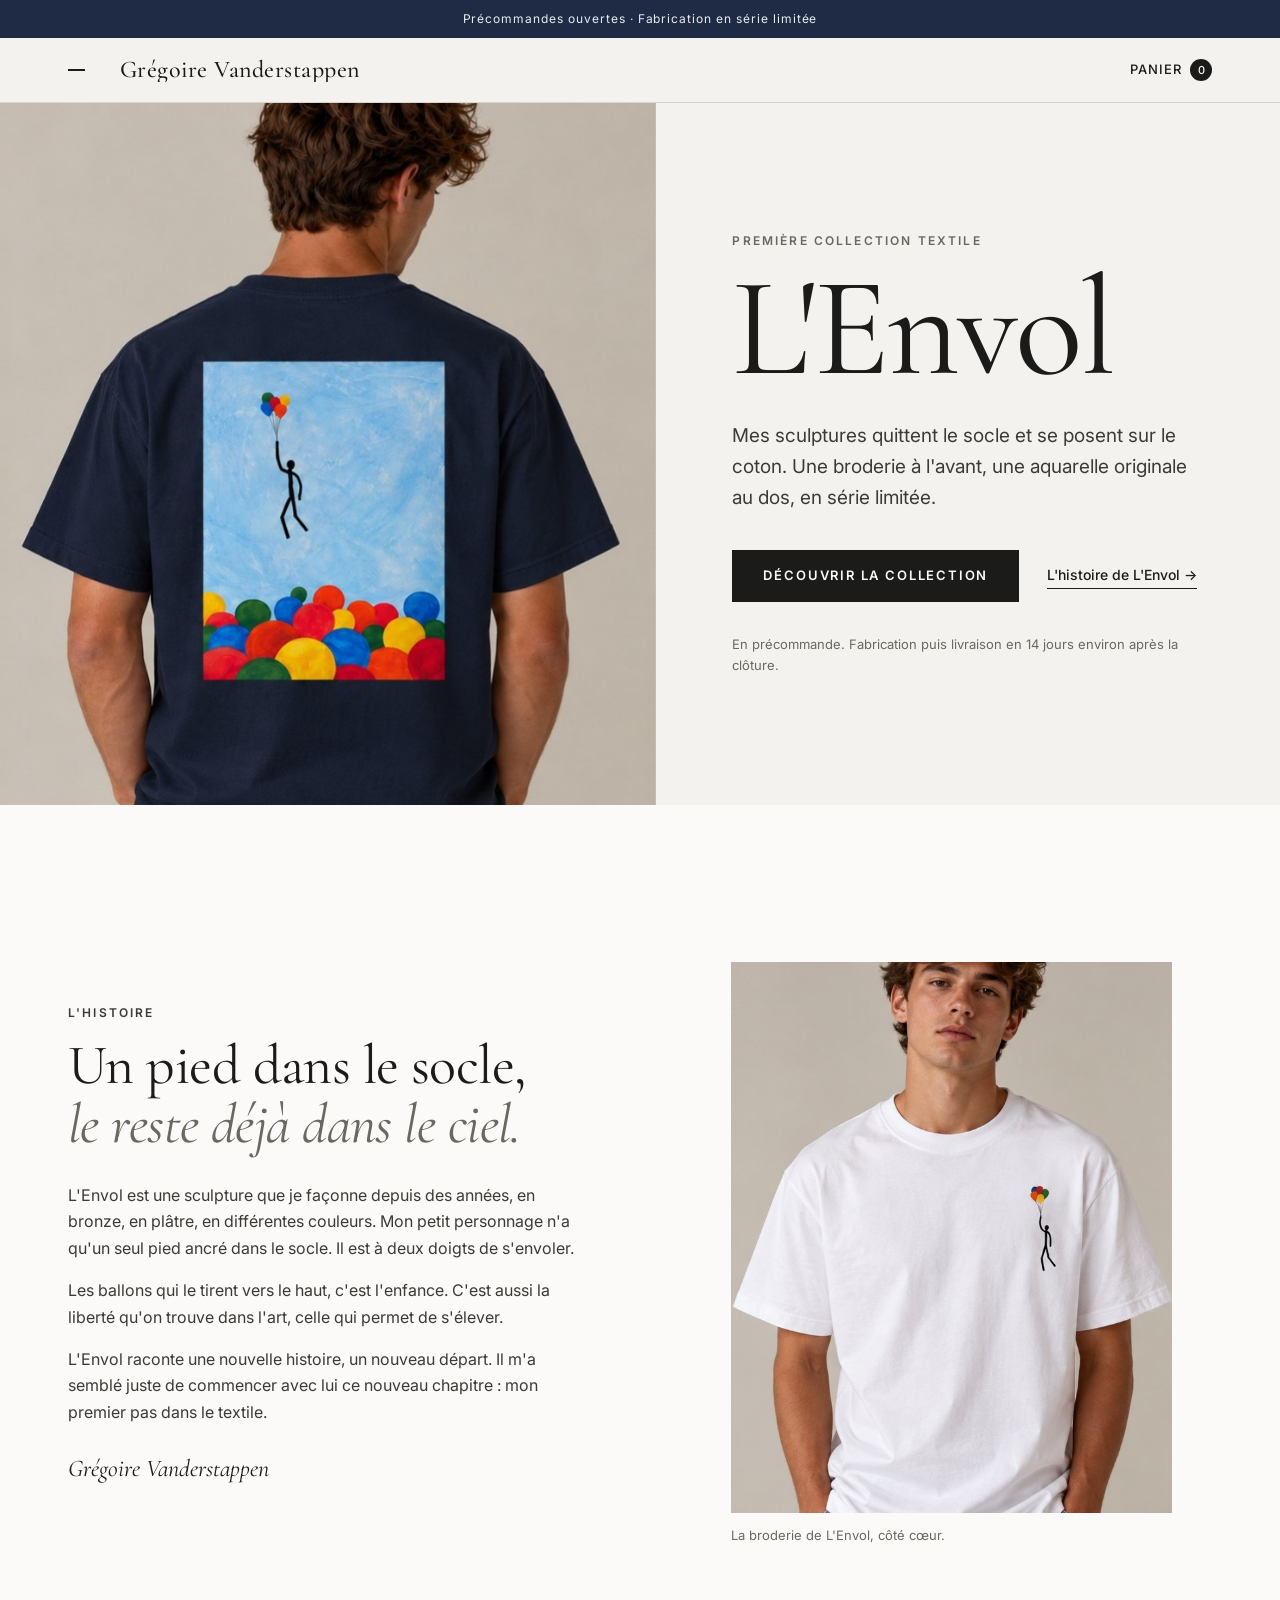
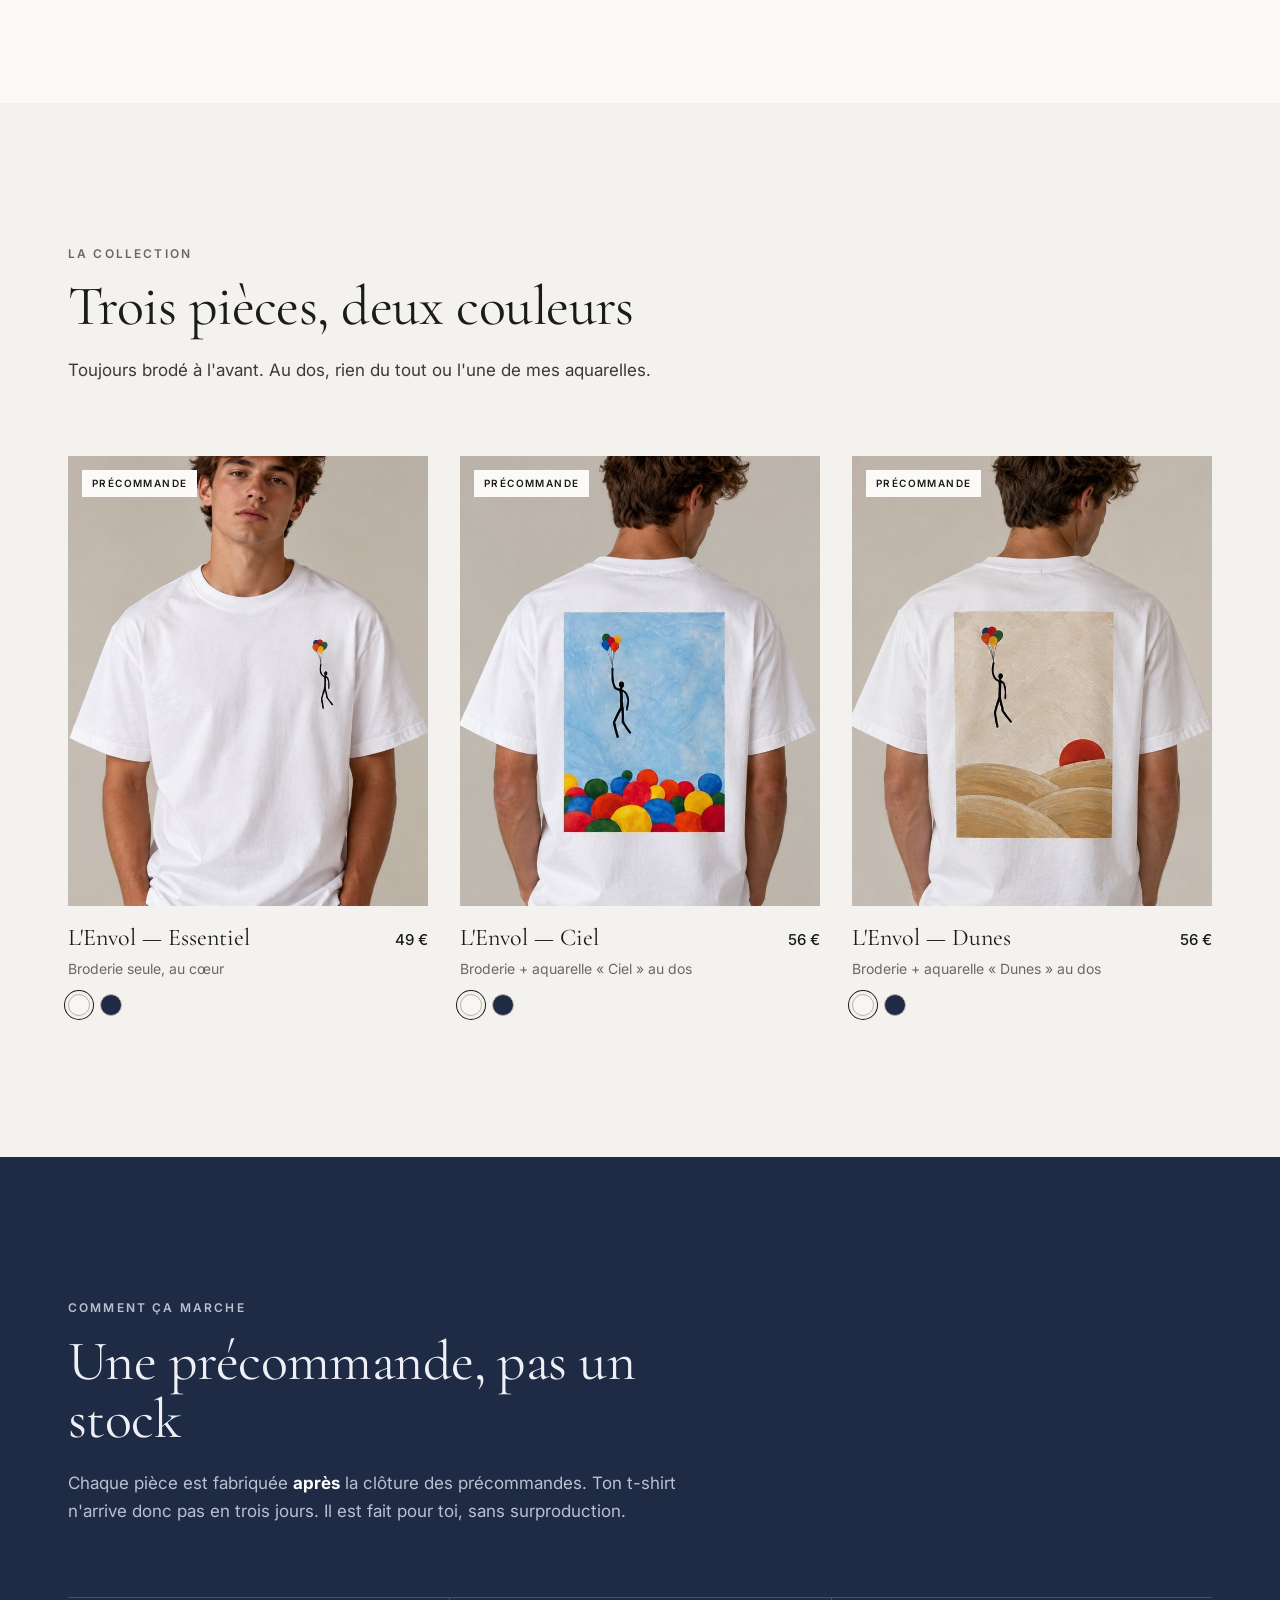
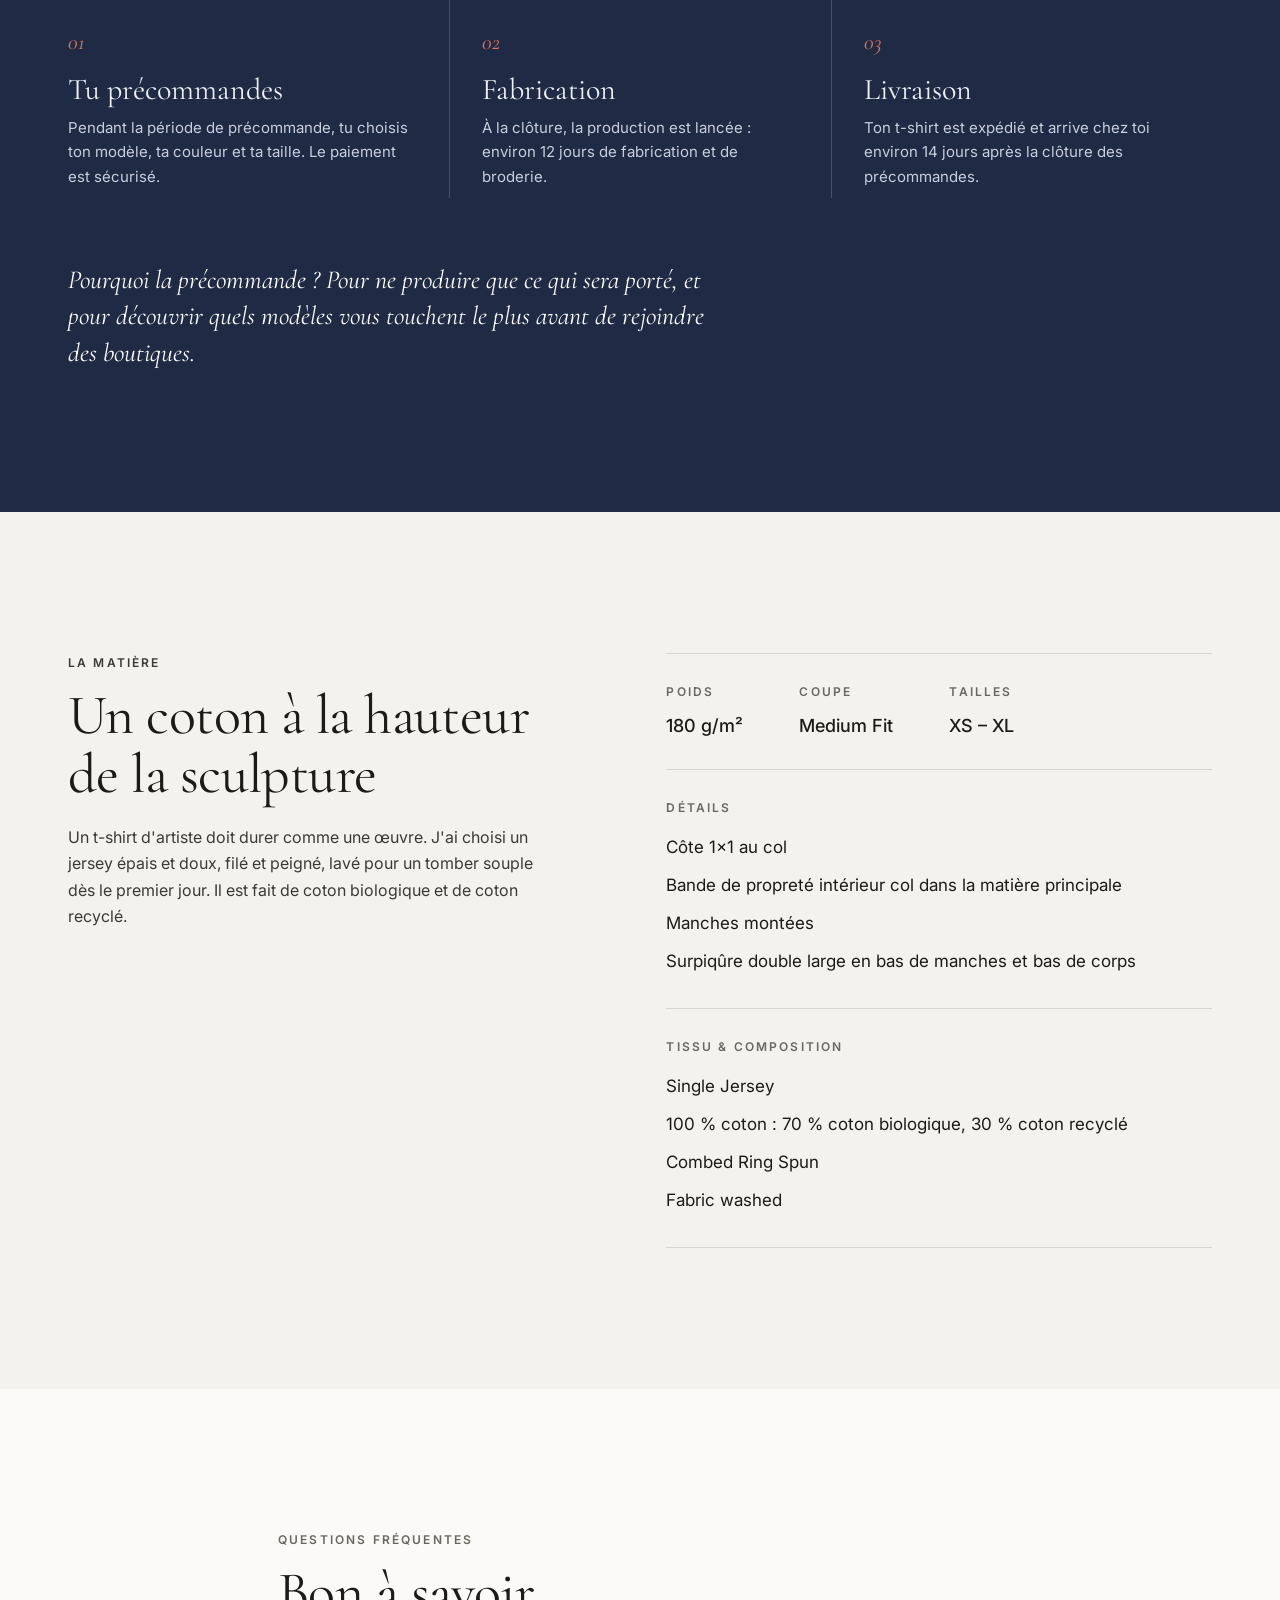
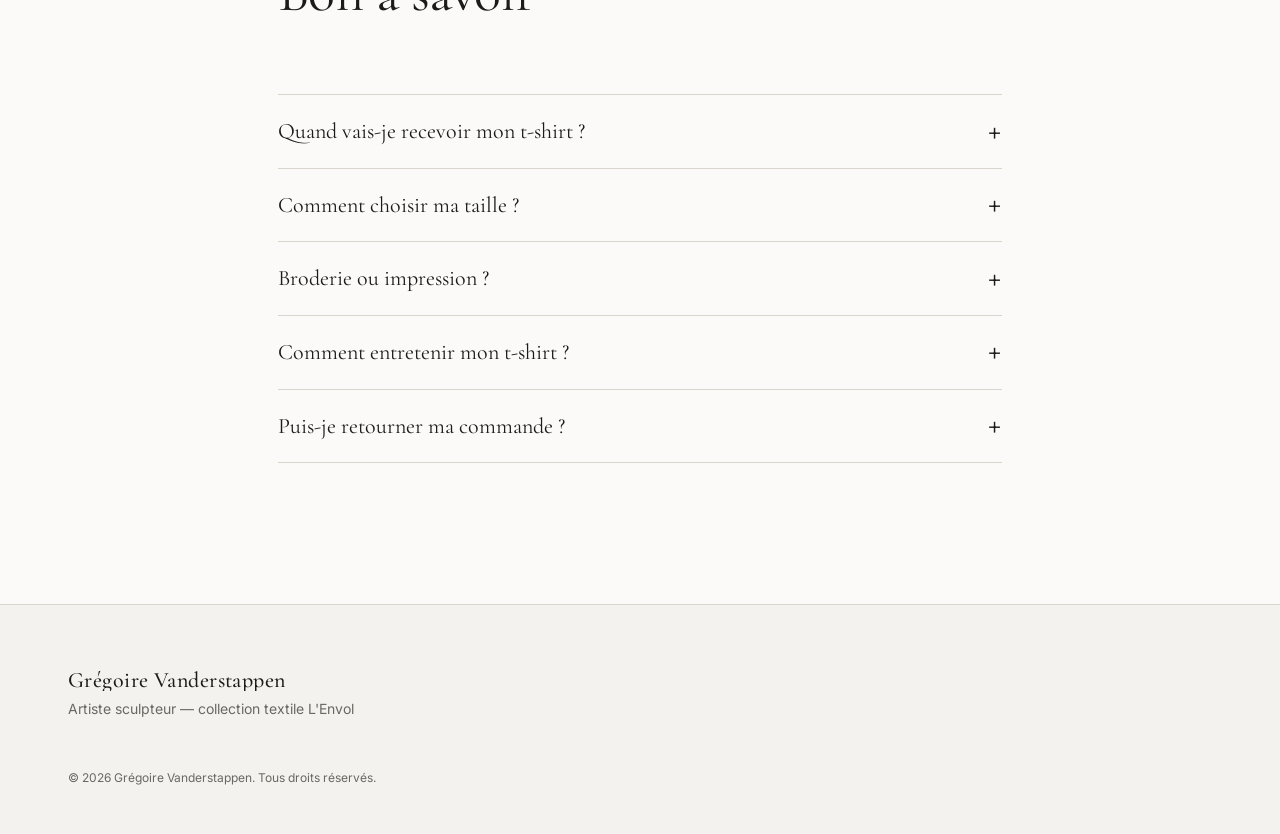
<file: index.html>
<!doctype html>
<html lang="fr">
<head>
  <meta charset="utf-8">
  <meta name="viewport" content="width=device-width, initial-scale=1">
  <title>L'Envol — Collection textile | Grégoire Vanderstappen</title>
  <meta name="description" content="L'Envol, première collection textile de l'artiste sculpteur Grégoire Vanderstappen. T-shirts brodés en coton biologique et recyclé, en précommande et en série limitée.">
  <meta property="og:title" content="L'Envol — Collection textile de Grégoire Vanderstappen">
  <meta property="og:description" content="T-shirts brodés, aquarelles originales au dos. Coton bio et recyclé. En précommande.">
  <meta property="og:image" content="assets/img/produits/ciel-marine-dos.jpg">
  <link rel="preconnect" href="https://fonts.googleapis.com">
  <link rel="preconnect" href="https://fonts.gstatic.com" crossorigin>
  <link href="https://fonts.googleapis.com/css2?family=Cormorant+Garamond:ital,wght@0,400;0,500;1,400&family=Inter:wght@400;500;600&display=swap" rel="stylesheet">
  <link rel="stylesheet" href="assets/css/style.css">
</head>
<body>

<main>
  <!-- Ouverture -->
  <section class="hero">
    <div class="hero__media">
      <img src="assets/img/produits/ciel-marine-dos.jpg" alt="Dos du t-shirt marine L'Envol — Ciel, avec l'aquarelle d'un personnage s'envolant au-dessus d'une mer de ballons" fetchpriority="high">
    </div>
    <div class="hero__text">
      <p class="eyebrow">Première collection textile</p>
      <h1 class="display">L'Envol</h1>
      <p class="lead">Mes sculptures quittent le socle et se posent sur le coton. Une broderie à l'avant, une aquarelle originale au dos, en série limitée.</p>
      <div class="hero__actions">
        <a class="btn" href="#collection">Découvrir la collection</a>
        <a class="link-arrow" href="#histoire">L'histoire de L'Envol</a>
      </div>
      <p class="hero__note" id="hero-preorder"></p>
    </div>
  </section>

  <!-- Histoire -->
  <section class="story" id="histoire">
    <div class="container story__grid">
      <div class="story__text reveal">
        <p class="eyebrow">L'histoire</p>
        <h2 class="title">Un pied dans le socle,<br><em>le reste déjà dans le ciel.</em></h2>
        <p>L'Envol est une sculpture que je façonne depuis des années, en bronze, en plâtre, en différentes couleurs. Mon petit personnage n'a qu'un seul pied ancré dans le socle. Il est à deux doigts de s'envoler.</p>
        <p>Les ballons qui le tirent vers le haut, c'est l'enfance. C'est aussi la liberté qu'on trouve dans l'art, celle qui permet de s'élever.</p>
        <p>L'Envol raconte une nouvelle histoire, un nouveau départ. Il m'a semblé juste de commencer avec lui ce nouveau chapitre : mon premier pas dans le textile.</p>
        <p class="signature">Grégoire Vanderstappen</p>
      </div>
      <figure class="story__media reveal">
        <img src="assets/img/produits/essentiel-blanc-avant.jpg" alt="T-shirt blanc L'Envol — Essentiel porté, broderie du personnage aux ballons côté cœur" loading="lazy">
        <figcaption>La broderie de L'Envol, côté cœur.</figcaption>
      </figure>
    </div>
  </section>

  <!-- Collection -->
  <section class="collection" id="collection">
    <div class="container">
      <header class="section-head reveal">
        <p class="eyebrow">La collection</p>
        <h2 class="title">Trois pièces, deux couleurs</h2>
        <p class="section-head__sub">Toujours brodé à l'avant. Au dos, rien du tout ou l'une de mes aquarelles.</p>
      </header>
      <div class="grid" id="product-grid"></div>
    </div>
  </section>

  <!-- Précommande -->
  <section class="preorder" id="precommande">
    <div class="container">
      <header class="section-head reveal">
        <p class="eyebrow">Comment ça marche</p>
        <h2 class="title">Une précommande, pas un stock</h2>
        <p class="section-head__sub">Chaque pièce est fabriquée <strong>après</strong> la clôture des précommandes. Ton t-shirt n'arrive donc pas en trois jours. Il est fait pour toi, sans surproduction.</p>
      </header>
      <ol class="steps">
        <li class="step reveal">
          <span class="step__num">01</span>
          <h3>Tu précommandes</h3>
          <p id="step-1">Pendant la période de précommande, tu choisis ton modèle, ta couleur et ta taille. Le paiement est sécurisé.</p>
        </li>
        <li class="step reveal">
          <span class="step__num">02</span>
          <h3>Fabrication</h3>
          <p id="step-2">À la clôture, la production est lancée : environ 12 jours de fabrication et de broderie.</p>
        </li>
        <li class="step reveal">
          <span class="step__num">03</span>
          <h3>Livraison</h3>
          <p id="step-3">Ton t-shirt est expédié et arrive chez toi environ 14 jours après la clôture des précommandes.</p>
        </li>
      </ol>
      <p class="preorder__why reveal">Pourquoi la précommande ? Pour ne produire que ce qui sera porté, et pour découvrir quels modèles vous touchent le plus avant de rejoindre des boutiques.</p>
    </div>
  </section>

  <!-- Matière -->
  <section class="material" id="matiere">
    <div class="container material__grid">
      <div class="reveal">
        <p class="eyebrow">La matière</p>
        <h2 class="title">Un coton à la hauteur<br>de la sculpture</h2>
        <p>Un t-shirt d'artiste doit durer comme une œuvre. J'ai choisi un jersey épais et doux, filé et peigné, lavé pour un tomber souple dès le premier jour. Il est fait de coton biologique et de coton recyclé.</p>
      </div>
      <div class="specs reveal" id="specs"></div>
    </div>
  </section>

  <!-- FAQ -->
  <section class="faq" id="faq">
    <div class="container container--narrow">
      <header class="section-head reveal">
        <p class="eyebrow">Questions fréquentes</p>
        <h2 class="title">Bon à savoir</h2>
      </header>
      <div class="faq__list reveal">
        <details>
          <summary>Quand vais-je recevoir mon t-shirt ?</summary>
          <p id="faq-delivery">Les t-shirts sont fabriqués après la clôture des précommandes. Compte environ 12 jours de fabrication puis quelques jours de livraison, soit environ 14 jours après la clôture.</p>
        </details>
        <details>
          <summary>Comment choisir ma taille ?</summary>
          <p>La coupe est « Medium Fit » : ni ajustée, ni oversize. Prends ta taille habituelle. Pour un rendu plus ample, prends une taille au-dessus. Les tailles vont du XS au XL.</p>
        </details>
        <details>
          <summary>Broderie ou impression ?</summary>
          <p>L'Envol, à l'avant, est toujours brodé. Au dos, les modèles « Ciel » et « Dunes » reprennent mes aquarelles originales en impression. Le modèle « Essentiel » n'a rien au dos.</p>
        </details>
        <details>
          <summary>Comment entretenir mon t-shirt ?</summary>
          <p>Lave-le à 30 °C, à l'envers, avec des couleurs proches. Ne le sèche pas en machine et ne repasse pas directement sur la broderie ni sur l'impression.</p>
        </details>
        <details>
          <summary>Puis-je retourner ma commande ?</summary>
          <p>Oui. Tu disposes de 14 jours après réception pour changer d'avis, conformément au droit de rétractation. Pour un échange de taille, écris-moi et nous trouverons une solution.</p>
        </details>
      </div>
    </div>
  </section>
</main>

<script src="assets/js/config.js"></script>
<script src="assets/js/products.js"></script>
<script src="assets/js/common.js"></script>
<script src="assets/js/shop.js"></script>
</body>
</html>
</file>
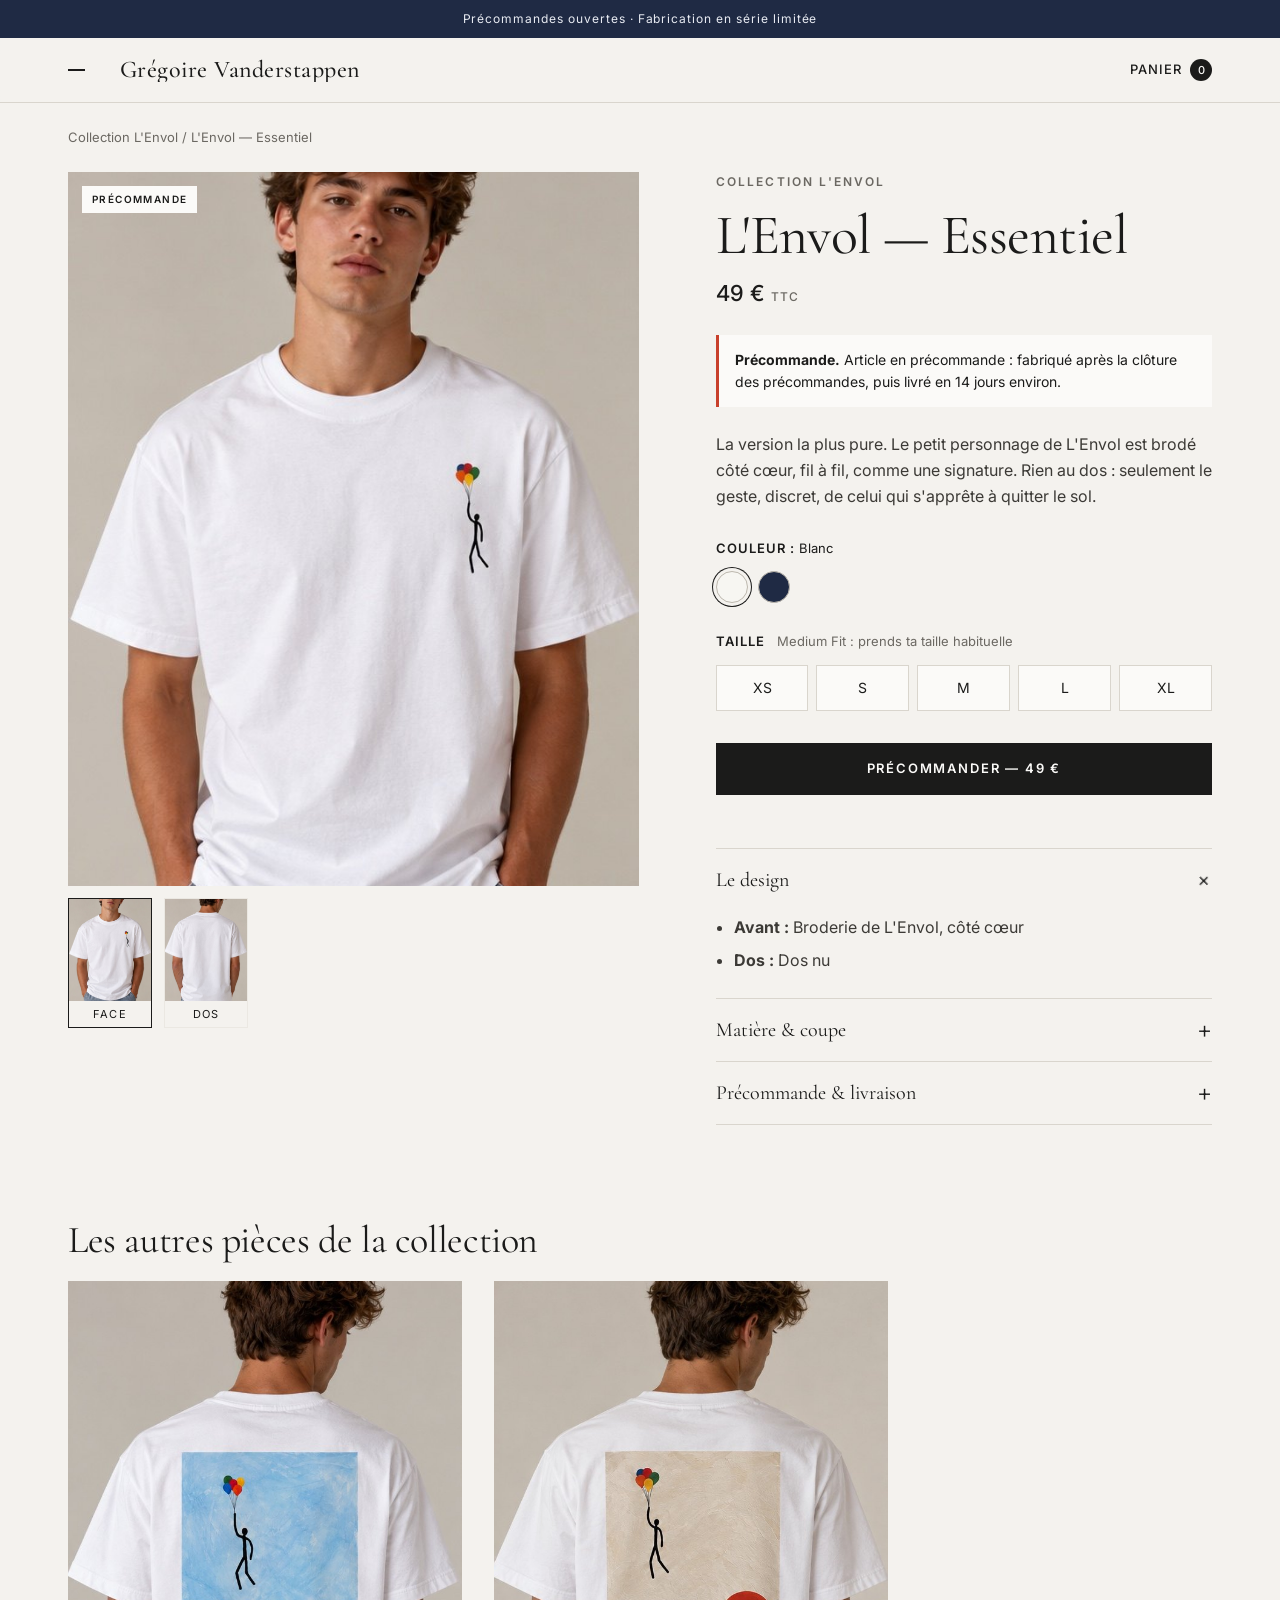
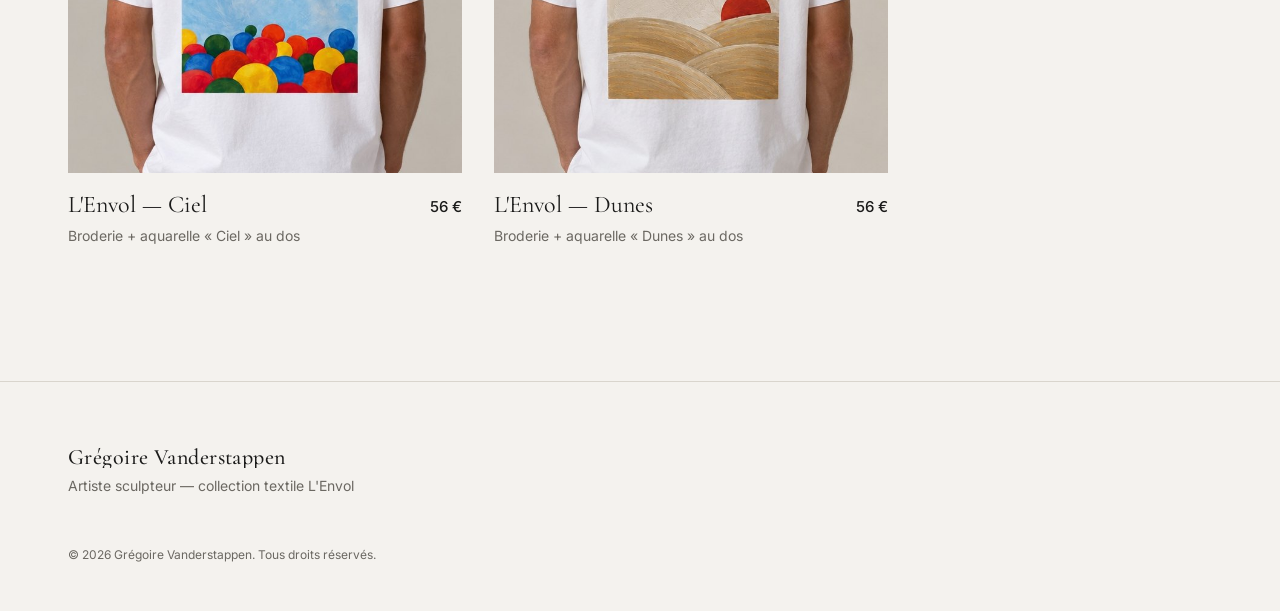
<file: produit.html>
<!doctype html>
<html lang="fr">
<head>
  <meta charset="utf-8">
  <meta name="viewport" content="width=device-width, initial-scale=1">
  <title>L'Envol — Collection textile | Grégoire Vanderstappen</title>
  <meta name="description" content="T-shirt L'Envol de Grégoire Vanderstappen : broderie à l'avant, coton biologique et recyclé, en précommande.">
  <link rel="preconnect" href="https://fonts.googleapis.com">
  <link rel="preconnect" href="https://fonts.gstatic.com" crossorigin>
  <link href="https://fonts.googleapis.com/css2?family=Cormorant+Garamond:ital,wght@0,400;0,500;1,400&family=Inter:wght@400;500;600&display=swap" rel="stylesheet">
  <link rel="stylesheet" href="assets/css/style.css">
</head>
<body>

<main>
  <div class="container">
    <nav class="crumbs" aria-label="Fil d'Ariane">
      <a href="index.html">Collection L'Envol</a> <span aria-hidden="true">/</span> <span id="crumb-name"></span>
    </nav>
  </div>
  <section class="container product" id="product"></section>

  <section class="container more">
    <h2 class="title title--small">Les autres pièces de la collection</h2>
    <div class="grid grid--small" id="more"></div>
  </section>
</main>

<script src="assets/js/config.js"></script>
<script src="assets/js/products.js"></script>
<script src="assets/js/common.js"></script>
<script src="assets/js/product.js"></script>
</body>
</html>
</file>
<file: assets/css/style.css>
/* ==========================================================================
   Grégoire Vanderstappen — Collection textile L'Envol
   ========================================================================== */

:root {
  --bg: #f4f2ee;
  --surface: #ebe8e2;
  --paper: #fbfaf8;
  --ink: #1b1b1a;
  --muted: #6b6862;
  --line: #d9d5cd;
  --navy: #1f2a44;
  --sun: #c8402b;

  --serif: "Cormorant Garamond", "Times New Roman", serif;
  --sans: "Inter", system-ui, -apple-system, "Segoe UI", sans-serif;

  --gutter: clamp(16px, 4vw, 48px);
  --max: 1240px;
  --header-h: 64px;
  --ease: cubic-bezier(.2, .7, .2, 1);
}

*, *::before, *::after { box-sizing: border-box; }

html { scroll-behavior: smooth; -webkit-text-size-adjust: 100%; }
@media (prefers-reduced-motion: reduce) {
  html { scroll-behavior: auto; }
  *, *::before, *::after { transition: none !important; animation: none !important; }
}

body {
  margin: 0;
  background: var(--bg);
  color: var(--ink);
  font: 400 16px/1.65 var(--sans);
  -webkit-font-smoothing: antialiased;
  overflow-x: hidden;
}
body.menu-open, body.cart-open { overflow: hidden; }

img { display: block; max-width: 100%; height: auto; }
a { color: inherit; }
button { font: inherit; color: inherit; cursor: pointer; }
button:disabled { cursor: not-allowed; }
:focus-visible { outline: 2px solid var(--ink); outline-offset: 3px; }

.container { width: 100%; max-width: var(--max); margin: 0 auto; padding: 0 var(--gutter); }
.container--narrow { max-width: 820px; }

/* ---------- Typographie ---------- */

.eyebrow {
  margin: 0 0 14px;
  font-size: 12px;
  font-weight: 600;
  letter-spacing: .18em;
  text-transform: uppercase;
  color: var(--muted);
}
.display {
  margin: 0;
  font: 400 clamp(64px, 11vw, 148px)/.9 var(--serif);
  letter-spacing: -.02em;
}
.title {
  margin: 0 0 20px;
  font: 400 clamp(34px, 4.6vw, 56px)/1.05 var(--serif);
  letter-spacing: -.01em;
}
.title em { font-style: italic; color: var(--muted); }
.title--small { font-size: clamp(28px, 3vw, 38px); }
.lead { font-size: clamp(17px, 1.5vw, 19px); color: #3c3a36; max-width: 34em; }

/* ---------- Boutons ---------- */

.btn {
  display: inline-flex;
  align-items: center;
  justify-content: center;
  gap: 8px;
  min-height: 52px;
  padding: 0 30px;
  border: 1px solid var(--ink);
  border-radius: 0;
  background: var(--ink);
  color: var(--paper);
  font-size: 13px;
  font-weight: 600;
  letter-spacing: .14em;
  text-transform: uppercase;
  text-decoration: none;
  transition: background .25s var(--ease), color .25s var(--ease);
}
.btn:hover:not(:disabled) { background: transparent; color: var(--ink); }
.btn:disabled { background: var(--line); border-color: var(--line); color: var(--muted); }
.btn--full { width: 100%; }

.link-arrow {
  font-size: 14px;
  font-weight: 500;
  text-decoration: none;
  border-bottom: 1px solid currentColor;
  padding-bottom: 2px;
}
.link-arrow::after { content: " →"; }

/* ---------- Bandeau précommande ---------- */

.banner {
  padding: 9px var(--gutter);
  background: var(--navy);
  color: #e9ecf3;
  font-size: 12px;
  letter-spacing: .08em;
  text-align: center;
}

/* ---------- En-tête & menu à trois barres ---------- */

.site-header {
  position: sticky;
  top: env(safe-area-inset-top, 0px);
  z-index: 50;
  background: rgba(244, 242, 238, .92);
  backdrop-filter: saturate(1.4) blur(10px);
  -webkit-backdrop-filter: saturate(1.4) blur(10px);
  border-bottom: 1px solid var(--line);
}
.site-header__inner {
  display: flex;
  align-items: center;
  gap: 18px;
  height: var(--header-h);
  max-width: var(--max);
  margin: 0 auto;
  padding: 0 var(--gutter);
}
.brand {
  font: 500 clamp(19px, 2.2vw, 24px)/1 var(--serif);
  letter-spacing: .02em;
  text-decoration: none;
  white-space: nowrap;
  overflow: hidden;
  text-overflow: ellipsis;
}
.brand--small { font-size: 22px; margin: 0 0 6px; }

.burger {
  display: inline-flex;
  flex-direction: column;
  justify-content: center;
  gap: 5px;
  width: 44px;
  height: 44px;
  margin-left: -10px;
  padding: 0 10px;
  border: 0;
  background: none;
  flex: none;
}
.burger span {
  display: block;
  height: 1.5px;
  background: var(--ink);
  transition: transform .3s var(--ease), opacity .2s;
}
.burger span:nth-child(2) { width: 70%; }
.burger:hover span:nth-child(2) { width: 100%; }

.cart-btn {
  margin-left: auto;
  display: inline-flex;
  align-items: center;
  gap: 8px;
  min-height: 44px;
  padding: 0;
  border: 0;
  background: none;
  font-size: 13px;
  font-weight: 500;
  letter-spacing: .08em;
  text-transform: uppercase;
  flex: none;
}
.cart-count {
  display: inline-grid;
  place-items: center;
  min-width: 22px;
  height: 22px;
  padding: 0 6px;
  border-radius: 11px;
  background: var(--ink);
  color: var(--paper);
  font-size: 11px;
  letter-spacing: 0;
}

/* Panneaux latéraux (menu à gauche, panier à droite) */
.menu, .drawer { position: fixed; inset: 0; z-index: 100; }
.menu__backdrop, .drawer__backdrop {
  position: absolute;
  inset: 0;
  background: rgba(27, 27, 26, .35);
  opacity: 0;
  transition: opacity .35s var(--ease);
}
.menu__panel, .drawer__panel {
  position: absolute;
  top: 0;
  bottom: 0;
  display: flex;
  flex-direction: column;
  width: min(440px, 100%);
  background: var(--paper);
  transition: transform .4s var(--ease);
}
.menu__panel { left: 0; padding: 22px var(--gutter) 40px; transform: translateX(-100%); }
.drawer__panel { right: 0; transform: translateX(100%); }
.is-open .menu__backdrop, .is-open .drawer__backdrop { opacity: 1; }
.is-open .menu__panel, .is-open .drawer__panel { transform: none; }

.menu__close {
  width: 44px;
  height: 44px;
  margin-left: -10px;
  border: 0;
  background: none;
  font-size: 32px;
  line-height: 1;
  font-weight: 300;
}
.menu__eyebrow { margin: 28px 0 18px; font-size: 12px; letter-spacing: .18em; text-transform: uppercase; color: var(--muted); }
.menu__list { list-style: none; margin: 0; padding: 0; }
.menu__list li {
  border-bottom: 1px solid var(--line);
  opacity: 0;
  transform: translateX(-14px);
  transition: opacity .4s var(--ease), transform .4s var(--ease);
  transition-delay: calc(var(--i) * 40ms + 80ms);
}
.is-open .menu__list li { opacity: 1; transform: none; }
.menu__list a {
  display: flex;
  align-items: center;
  gap: 12px;
  padding: 14px 0;
  font: 400 clamp(28px, 6vw, 36px)/1.1 var(--serif);
  text-decoration: none;
  transition: padding .25s var(--ease), color .25s;
}
.menu__list a:hover { padding-left: 8px; }
.menu__list a[aria-current="page"] { font-style: italic; }
.pill {
  padding: 3px 8px;
  border: 1px solid var(--sun);
  color: var(--sun);
  font: 600 10px/1.2 var(--sans);
  letter-spacing: .12em;
  text-transform: uppercase;
}
.menu__social { margin-top: auto; padding-top: 24px; font-size: 14px; }

/* ---------- Ouverture ---------- */

.hero {
  display: grid;
  grid-template-columns: 1.05fr 1fr;
  min-height: clamp(520px, 78vh, 820px);
}
.hero__media { position: relative; background: var(--surface); overflow: hidden; }
.hero__media img {
  position: absolute;
  inset: 0;
  width: 100%;
  height: 100%;
  object-fit: cover;
  object-position: center 40%;
  animation: slowzoom 18s var(--ease) both;
}
@keyframes slowzoom { from { transform: scale(1.06); } to { transform: none; } }
.hero__text {
  display: flex;
  flex-direction: column;
  justify-content: center;
  padding: 64px clamp(24px, 6vw, 96px);
}
.hero__text .lead { margin: 28px 0 36px; }
.hero__actions { display: flex; flex-wrap: wrap; align-items: center; gap: 28px; }
.hero__note { margin: 32px 0 0; font-size: 13px; color: var(--muted); }

/* ---------- Sections ---------- */

section { scroll-margin-top: var(--header-h); }
.story, .collection, .preorder, .material, .faq { padding: clamp(80px, 11vw, 150px) 0; }

.section-head { max-width: 640px; margin: 0 0 clamp(40px, 6vw, 72px); }
.section-head__sub { color: #3c3a36; font-size: 17px; margin: 0; }

/* Histoire */
.story { background: var(--paper); }
.story__grid { display: grid; grid-template-columns: 1fr 1fr; gap: clamp(40px, 8vw, 120px); align-items: center; }
.story__text p { max-width: 32em; color: #3c3a36; }
.story__text .title + p { margin-top: 28px; }
.signature { margin-top: 32px; font: italic 400 24px/1 var(--serif); color: var(--ink) !important; }
.story__media img { aspect-ratio: 4 / 5; width: 100%; object-fit: cover; object-position: 60% 30%; }
.story__media figcaption { margin-top: 12px; font-size: 13px; color: var(--muted); }

/* Grille produits */
.grid { display: grid; grid-template-columns: repeat(3, 1fr); gap: clamp(16px, 2.5vw, 32px); }
.grid--small { grid-template-columns: repeat(2, 1fr); max-width: 820px; }

.card { display: block; text-decoration: none; }
.card__media {
  position: relative;
  display: block;
  aspect-ratio: 4 / 5;
  overflow: hidden;
  background: var(--surface);
}
.card__media img {
  position: absolute;
  inset: 0;
  width: 100%;
  height: 100%;
  object-fit: cover;
  object-position: center 30%;
  transition: opacity .5s var(--ease), transform .8s var(--ease);
}
.card__back { opacity: 0; }
@media (hover: hover) {
  .card:hover .card__back { opacity: 1; }
  .card:hover .card__media img { transform: scale(1.03); }
}
.tag {
  position: absolute;
  top: 14px;
  left: 14px;
  padding: 5px 10px;
  background: var(--paper);
  font-size: 10px;
  font-weight: 600;
  letter-spacing: .14em;
  text-transform: uppercase;
}
.card__body { display: block; padding: 18px 0 0; }
.card__row { display: flex; justify-content: space-between; align-items: baseline; gap: 12px; }
.card__name { margin: 0; font: 400 24px/1.15 var(--serif); }
.card__name a { text-decoration: none; }
.card__price { margin: 0; font-size: 15px; font-weight: 500; white-space: nowrap; }
.card__tag { display: block; margin: 4px 0 14px; font-size: 14px; color: var(--muted); }

.swatches { display: flex; gap: 10px; }
.swatch {
  width: 22px;
  height: 22px;
  padding: 0;
  border-radius: 50%;
  border: 1px solid #bdb8ae;
  background: var(--sw);
  box-shadow: 0 0 0 3px var(--bg), 0 0 0 3px transparent;
  transition: box-shadow .2s;
}
.swatch.is-active { box-shadow: 0 0 0 3px var(--bg), 0 0 0 4px var(--ink); }
.swatches--lg .swatch { width: 32px; height: 32px; }

/* Précommande */
.preorder { background: var(--navy); color: #eef0f5; }
.preorder .eyebrow, .preorder .section-head__sub { color: #b9c0d0; }
.preorder .section-head__sub strong { color: #fff; }
.steps {
  list-style: none;
  display: grid;
  grid-template-columns: repeat(3, 1fr);
  gap: 0;
  margin: 0;
  padding: 0;
  border-top: 1px solid rgba(255, 255, 255, .18);
}
.step { padding: 32px 32px 8px 0; }
.step + .step { padding-left: 32px; border-left: 1px solid rgba(255, 255, 255, .18); }
.step__num { font: italic 400 22px/1 var(--serif); color: #e2725b; }
.step h3 { margin: 16px 0 10px; font: 400 30px/1.1 var(--serif); }
.step p { margin: 0; color: #c8cede; font-size: 15px; }
.preorder__why {
  max-width: 640px;
  margin: 64px 0 0;
  font: italic 400 clamp(20px, 2.2vw, 26px)/1.4 var(--serif);
  color: #fff;
}

/* Matière */
.material__grid { display: grid; grid-template-columns: 1fr 1.1fr; gap: clamp(40px, 8vw, 120px); align-items: start; }
.material__grid > div:first-child p { color: #3c3a36; max-width: 30em; }
.specs { border-top: 1px solid var(--line); }
.specs h3, .specs dt {
  margin: 0 0 10px;
  font-size: 12px;
  font-weight: 600;
  letter-spacing: .18em;
  text-transform: uppercase;
  color: var(--muted);
}
.specs__top { display: flex; flex-wrap: wrap; gap: 24px 56px; margin: 0; padding: 28px 0; border-bottom: 1px solid var(--line); }
.specs dd { margin: 0; font-size: 18px; font-weight: 500; }
.specs__block { padding: 28px 0; border-bottom: 1px solid var(--line); }
.specs__block ul { list-style: none; margin: 0; padding: 0; }
.specs__block li { padding: 5px 0; font-size: 17px; }

/* FAQ */
.faq { background: var(--paper); }
.faq__list details, .acc details { border-bottom: 1px solid var(--line); }
.faq__list details:first-child { border-top: 1px solid var(--line); }
.faq summary, .acc summary {
  display: flex;
  justify-content: space-between;
  align-items: center;
  gap: 16px;
  padding: 22px 0;
  list-style: none;
  cursor: pointer;
  font: 400 22px/1.3 var(--serif);
}
.faq summary::-webkit-details-marker, .acc summary::-webkit-details-marker { display: none; }
.faq summary::after, .acc summary::after { content: "+"; font: 300 24px/1 var(--sans); transition: transform .25s var(--ease); }
details[open] > summary::after { transform: rotate(45deg); }
.faq details p { margin: 0 0 24px; color: #3c3a36; max-width: 40em; }

/* ---------- Fiche produit ---------- */

.crumbs { padding: 24px 0; font-size: 13px; color: var(--muted); }
.crumbs a { text-decoration: none; }
.crumbs a:hover { text-decoration: underline; }

.product { display: grid; grid-template-columns: 1.15fr 1fr; gap: clamp(32px, 6vw, 88px); align-items: start; padding-bottom: 96px; }
.gallery { position: sticky; top: calc(var(--header-h) + 16px); }
.gallery__main { position: relative; aspect-ratio: 4 / 5; background: var(--surface); overflow: hidden; }
.gallery__main img { width: 100%; height: 100%; object-fit: cover; object-position: center 30%; }
.gallery__thumbs { display: flex; gap: 12px; margin-top: 12px; }
.gallery__thumbs button { position: relative; width: 84px; padding: 0; border: 1px solid transparent; background: var(--surface); }
.gallery__thumbs button[aria-pressed="true"] { border-color: var(--ink); }
.gallery__thumbs img { aspect-ratio: 4 / 5; width: 100%; object-fit: cover; }
.gallery__thumbs span { display: block; padding: 4px 0; font-size: 11px; letter-spacing: .1em; text-transform: uppercase; background: var(--bg); }

.buy .title { margin-bottom: 10px; }
.buy__price { margin: 0 0 24px; font-size: 22px; font-weight: 500; }
.buy__price span { font-size: 12px; color: var(--muted); letter-spacing: .1em; }
.notice {
  padding: 14px 16px;
  border-left: 3px solid var(--sun);
  background: var(--paper);
  font-size: 14px;
  line-height: 1.55;
}
.buy__desc { margin: 24px 0 8px; color: #3c3a36; }

.opt { margin: 28px 0 0; padding: 0; border: 0; }
.opt legend { margin-bottom: 12px; padding: 0; font-size: 13px; font-weight: 600; letter-spacing: .08em; text-transform: uppercase; }
.opt legend span { font-weight: 400; letter-spacing: 0; text-transform: none; }
.opt__hint { margin-left: 8px; color: var(--muted); font-size: 13px; }
.sizes { display: grid; grid-template-columns: repeat(5, 1fr); gap: 8px; }
.size {
  min-height: 46px;
  border: 1px solid var(--line);
  background: var(--paper);
  font-size: 14px;
  transition: border-color .2s, background .2s, color .2s;
}
.size:hover { border-color: var(--ink); }
.size[aria-pressed="true"] { background: var(--ink); border-color: var(--ink); color: var(--paper); }

#add { margin-top: 32px; }
.buy__error, .drawer__error { min-height: 1.4em; margin: 10px 0 0; font-size: 14px; color: var(--sun); }

.acc { margin-top: 24px; border-top: 1px solid var(--line); }
.acc summary { font-size: 20px; padding: 18px 0; }
.acc ul { margin: 0 0 22px; padding-left: 18px; color: #3c3a36; }
.acc li { padding: 3px 0; }
.acc p { margin: 0 0 22px; color: #3c3a36; }

.more { padding-bottom: 120px; }

/* ---------- Panier ---------- */

.drawer__head { display: flex; justify-content: space-between; align-items: center; padding: 14px 24px; border-bottom: 1px solid var(--line); }
.drawer__head h2 { margin: 0; font: 400 28px/1 var(--serif); }
.drawer__head .menu__close { margin: 0 -10px 0 0; }
.drawer__body { flex: 1; overflow-y: auto; padding: 8px 24px; }
.drawer__empty { color: var(--muted); padding: 24px 0; }
.drawer__foot { padding: 20px 24px 24px; border-top: 1px solid var(--line); }
.drawer__foot:empty { display: none; }
.drawer__notice { margin: 0 0 16px; font-size: 13px; line-height: 1.5; color: #3c3a36; padding-left: 12px; border-left: 3px solid var(--sun); }
.drawer__total { display: flex; justify-content: space-between; font-size: 17px; font-weight: 600; }
.drawer__small { margin: 4px 0 16px; font-size: 12px; color: var(--muted); }

.line { display: grid; grid-template-columns: 72px 1fr auto; gap: 16px; padding: 18px 0; border-bottom: 1px solid var(--line); }
.line img { width: 72px; height: 90px; object-fit: cover; background: var(--surface); }
.line__name { margin: 0; font: 400 19px/1.2 var(--serif); }
.line__meta { margin: 2px 0 10px; font-size: 13px; color: var(--muted); }
.line__price { margin: 0; font-weight: 500; }
.qty { display: inline-flex; align-items: center; border: 1px solid var(--line); }
.qty button { width: 32px; height: 32px; border: 0; background: none; }
.qty span { min-width: 24px; text-align: center; font-size: 14px; }

/* ---------- Pied de page ---------- */

.site-footer { padding: 64px 0 40px; border-top: 1px solid var(--line); font-size: 14px; color: var(--muted); }
.site-footer__inner { max-width: var(--max); margin: 0 auto; padding: 0 var(--gutter); }
.site-footer p { margin: 0 0 6px; }
.site-footer .brand { color: var(--ink); }
.site-footer__links { display: flex; flex-wrap: wrap; gap: 20px; margin-top: 16px !important; }
.site-footer__copy { margin-top: 32px !important; font-size: 12px; }

/* ---------- Apparition au défilement ---------- */

.reveal { transform: translateY(14px); transition: transform .9s var(--ease); }
.reveal.is-visible { opacity: 1; transform: none; }
.grid .reveal:nth-child(2) { transition-delay: .1s; }
.grid .reveal:nth-child(3) { transition-delay: .2s; }
.steps .reveal:nth-child(2) { transition-delay: .1s; }
.steps .reveal:nth-child(3) { transition-delay: .2s; }

/* ---------- Tablette & mobile ---------- */

@media (max-width: 960px) {
  .hero { grid-template-columns: 1fr; min-height: 0; }
  .hero__media { aspect-ratio: 4 / 5; max-height: 78vh; width: 100%; }
  .hero__text { padding: 48px var(--gutter) 64px; }
  .story__grid, .material__grid, .product { grid-template-columns: 1fr; }
  .story__media { order: -1; }
  .grid { grid-template-columns: repeat(2, 1fr); }
  .gallery { position: static; }
}

@media (max-width: 640px) {
  :root { --header-h: 58px; }
  .grid, .grid--small { grid-template-columns: 1fr; }
  .steps { grid-template-columns: 1fr; }
  .step, .step + .step { padding: 28px 0; border-left: 0; }
  .step + .step { border-top: 1px solid rgba(255, 255, 255, .18); }
  .cart-btn { font-size: 0; gap: 0; }
  .cart-btn::before {
    content: "";
    width: 20px;
    height: 20px;
    margin-right: 6px;
    background: currentColor;
    -webkit-mask: url("data:image/svg+xml,%3Csvg xmlns='http://www.w3.org/2000/svg' viewBox='0 0 24 24' fill='none' stroke='black' stroke-width='1.5'%3E%3Cpath d='M6 7h12l-1 13H7L6 7z'/%3E%3Cpath d='M9 7a3 3 0 0 1 6 0'/%3E%3C/svg%3E") center / contain no-repeat;
            mask: url("data:image/svg+xml,%3Csvg xmlns='http://www.w3.org/2000/svg' viewBox='0 0 24 24' fill='none' stroke='black' stroke-width='1.5'%3E%3Cpath d='M6 7h12l-1 13H7L6 7z'/%3E%3Cpath d='M9 7a3 3 0 0 1 6 0'/%3E%3C/svg%3E") center / contain no-repeat;
  }
  .cart-count { font-size: 11px; }
  .sizes { grid-template-columns: repeat(5, 1fr); }
  .specs__top { gap: 20px 36px; }
}
</file>
